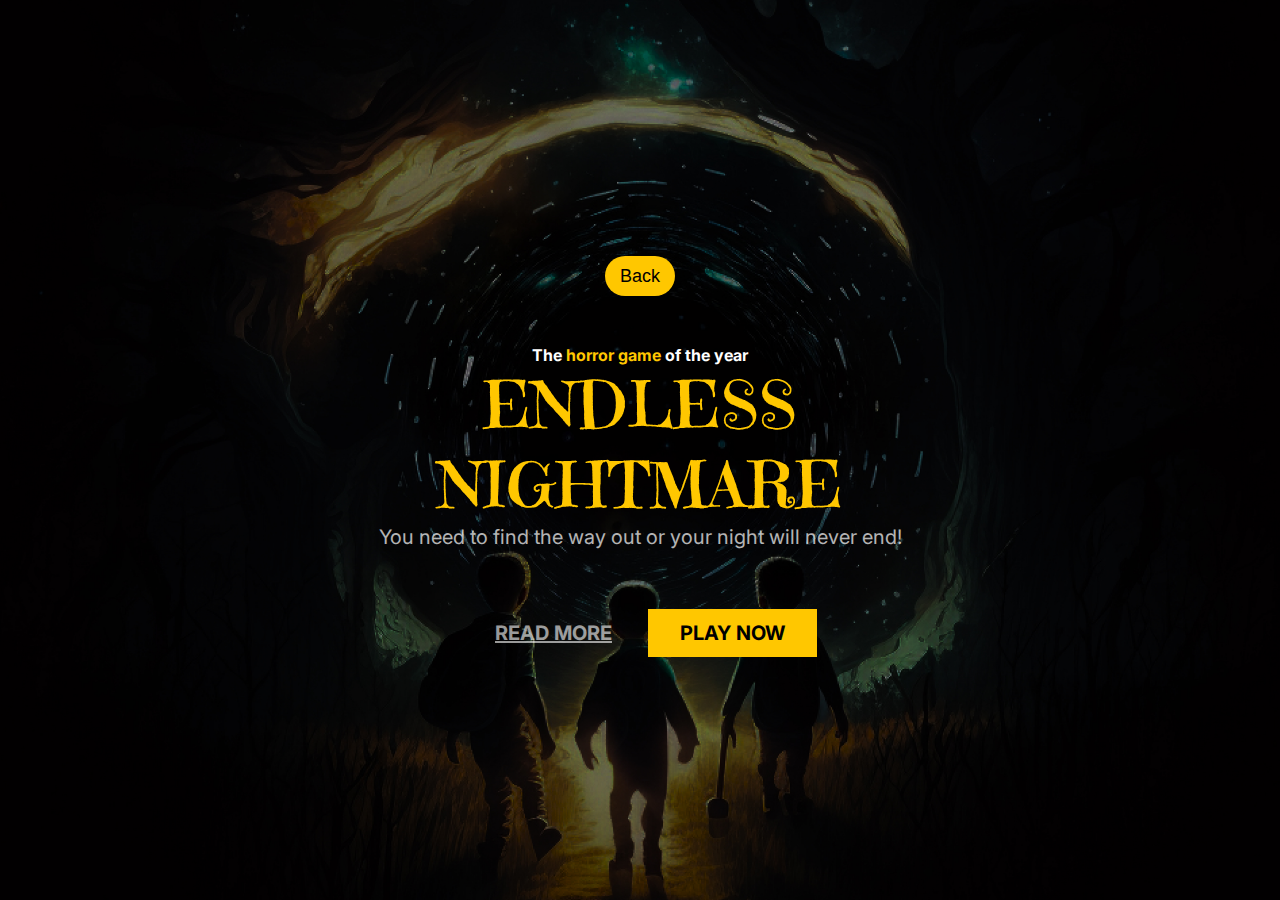
<file: challenge 1/index.html>
<!DOCTYPE html>

<html lang="en">
  <head>
  <link rel="preconnect" href="https://fonts.googleapis.com">
  <link rel="preconnect" href="https://fonts.gstatic.com" crossorigin>
  <link href="https://fonts.googleapis.com/css2?family=Emilys+Candy&family=Inter:wght@400;700&display=swap" rel="stylesheet">


    <meta charset="UTF-8" />
    <meta http-equiv="X-UA-Compatible" content="IE=edge" />
    <meta name="viewport" content="width=device-width, initial-scale=1.0" />
    <link rel="stylesheet" href="./style.css" />
    <title>Horror Game of the year</title>
  </head>

  <body>
    <div id="back">
      <a href="../initial.html">Back</a>
    </div>
    
    <div id="text">
      <h3>The <span> horror game </span> of the year</h3>
      <h1>ENDLESS</br>NIGHTMARE</h1>

      <p>You need to find the way out or your night will never end!</p>

      <div id="links">
        <a href="#">READ MORE</a>
        <a href="#" class="btn-primary">PLAY NOW</a>
      </div>
    </div>
  </body>
</html>
</file>
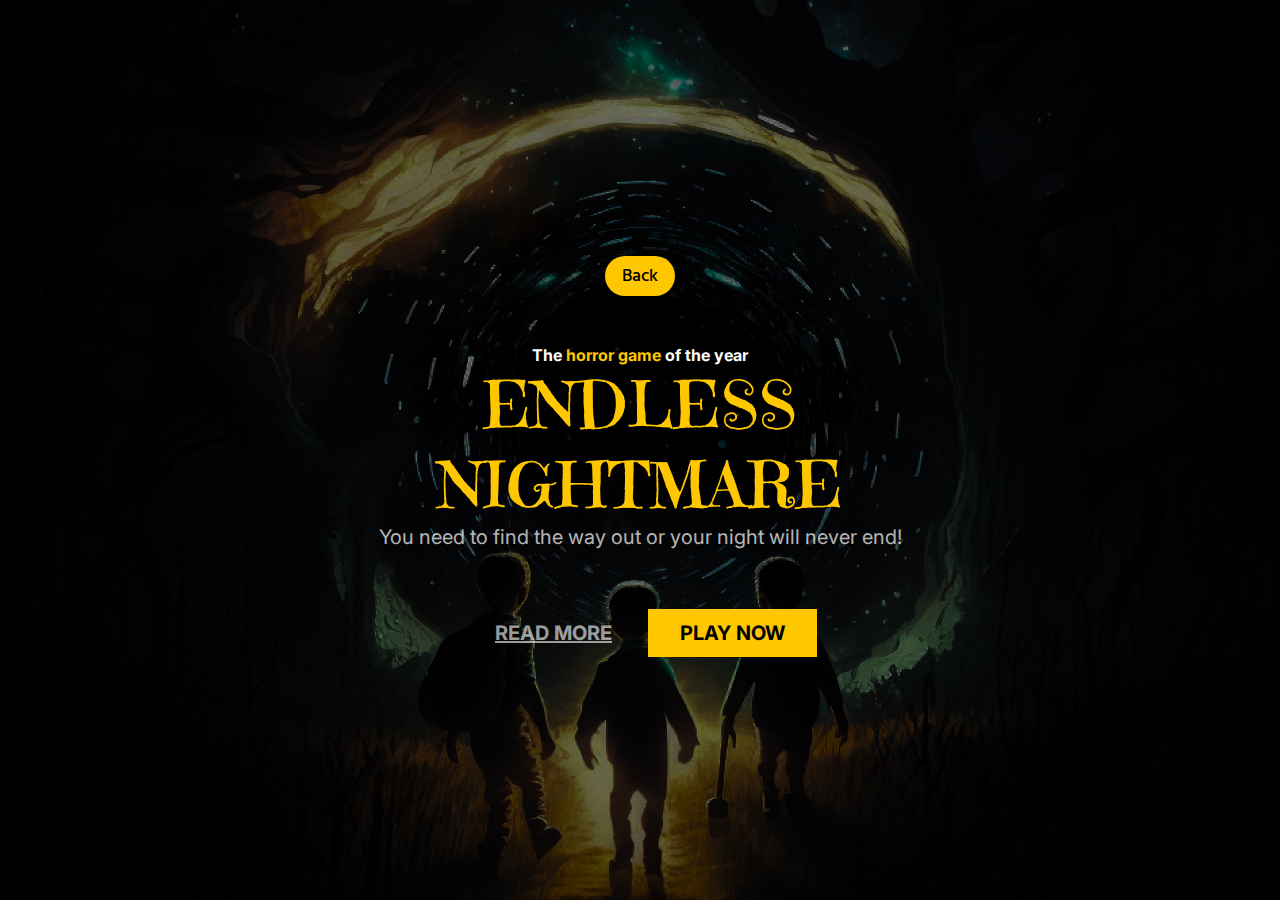
<file: challenge 1/index1.html>
<!DOCTYPE html>

<html lang="en">
  <head>
  <link rel="preconnect" href="https://fonts.googleapis.com">
  <link rel="preconnect" href="https://fonts.gstatic.com" crossorigin>
  <link href="https://fonts.googleapis.com/css2?family=Emilys+Candy&family=Inter:wght@400;700&display=swap" rel="stylesheet">
  <link href="https://fonts.googleapis.com/css2?family=Hind+Madurai:wght@300;400;500&display=swap" rel="stylesheet">


    <meta charset="UTF-8" />
    <meta http-equiv="X-UA-Compatible" content="IE=edge" />
    <meta name="viewport" content="width=device-width, initial-scale=1.0" />
    <link rel="stylesheet" href="./style.css" />
    <title>Horror Game of the year</title>
  </head>

  <body>
    <div id="container">
    <div id="back">
      <a href="../index.html">Back</a>
    </div>
    
    <div id="text">
      <h3>The <span> horror game </span> of the year</h3>
      <h1>ENDLESS</br>NIGHTMARE</h1>

      <p>You need to find the way out or your night will never end!</p>

      <div id="links">
        <a href="#">READ MORE</a>
        <a href="#" class="btn-primary">PLAY NOW</a>
      </div>
    </div>
    </div>
  </body>
</html>
</file>
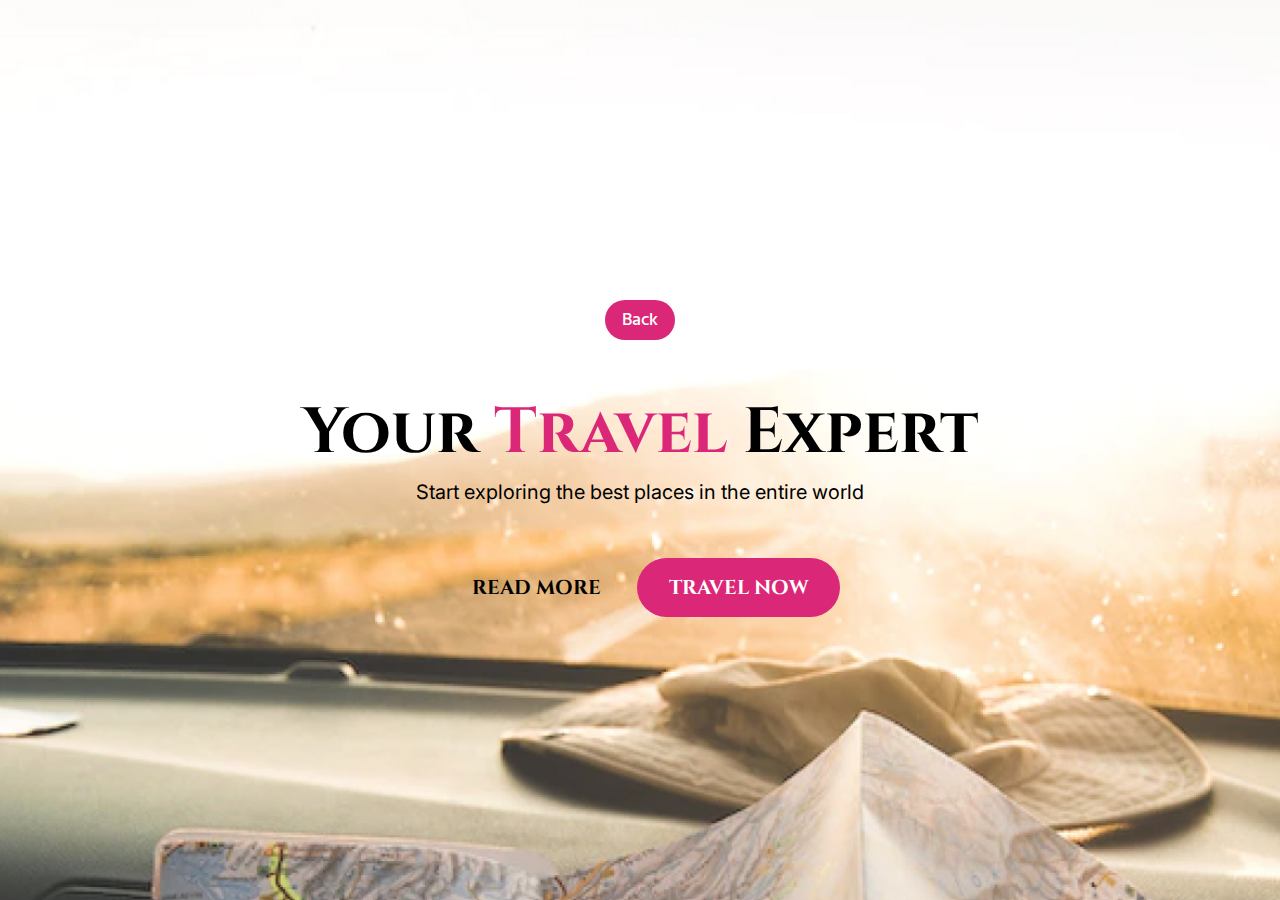
<file: challenge 2/index2.html>
<!DOCTYPE html>
<html lang="en">
  <head>
    <link rel="preconnect" href="https://fonts.googleapis.com" />
    <link rel="preconnect" href="https://fonts.gstatic.com" crossorigin />
    <link
      href="https://fonts.googleapis.com/css2?family=Cinzel:wght@700&family=Inter&display=swap"
      rel="stylesheet"
    />
    <link href="https://fonts.googleapis.com/css2?family=Hind+Madurai:wght@300;400;500&display=swap" rel="stylesheet">

    <meta charset="UTF-8" />
    <meta http-equiv="X-UA-Compatible" content="IE=edge" />
    <meta name="viewport" content="width=device-width, initial-scale=1.0" />
    <link rel="stylesheet" href="./style2.css" />
    <title>Go to Travel</title>
  </head>
  <body>
    <div id="container">
      <div id="back">
      <a href="../index.html">Back</a>
    </div>
      <h1>Your <span>Travel</span> Expert</h1>
      <p>Start exploring the best places in the entire world</p>

      <div id="links">
        <a href="#">READ MORE</a>
        <a href="#" class="btn-primary">TRAVEL NOW</a>
      </div>
    </div>
  </body>
</html>
</file>
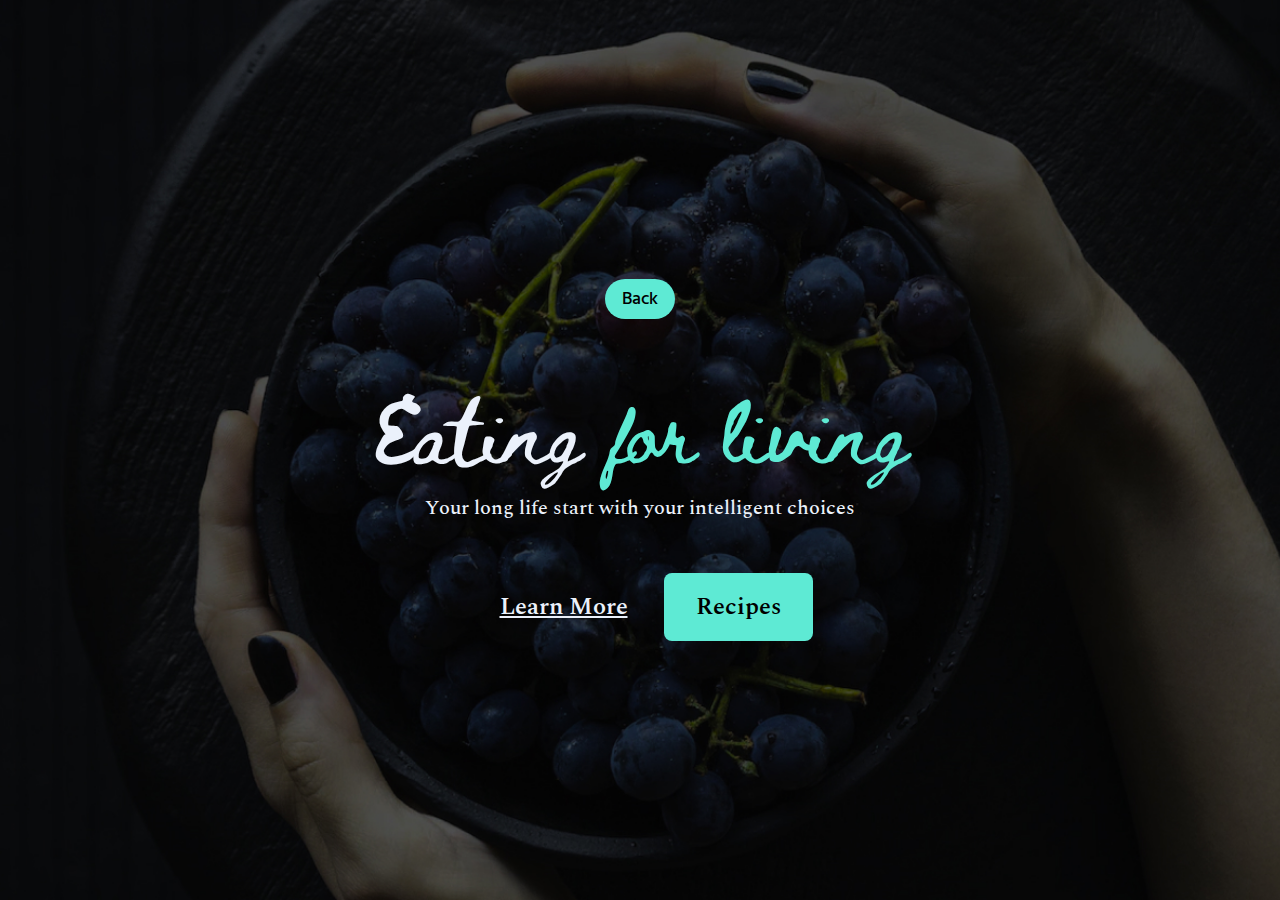
<file: challenge 3/index3.html>
<!DOCTYPE html>
<html lang="en">
  <head>
<link rel="preconnect" href="https://fonts.googleapis.com">
<link rel="preconnect" href="https://fonts.gstatic.com" crossorigin>
<link href="https://fonts.googleapis.com/css2?family=Beth+Ellen&family=Spectral:wght@500;600&display=swap" rel="stylesheet">
<link href="https://fonts.googleapis.com/css2?family=Hind+Madurai:wght@300;400;500&display=swap" rel="stylesheet">

    <meta charset="UTF-8" />
    <meta http-equiv="X-UA-Compatible" content="IE=edge" />
    <meta name="viewport" content="width=device-width, initial-scale=1.0" />
    <link rel="stylesheet" href="./style3.css" />
    <title>healthy Recipes</title>
  </head>
  <body>
    <div id="container">
    
      <div id="back">
      <a href="../index.html">Back</a>
    </div>
      <h1>Eating <span>for living</span> </h1>

      <p>Your long life start with your intelligent choices</p>
  <div>
      <a href="#">Learn More</a>
      <a href="#" class="btn-primary">Recipes</a>
    </div>
    </div>
  </body>
</html>
</file>
<file: challenge 1/style.css>
* {
  margin: 0;
  box-sizing: border-box;
  -webkit-font-smoothing: antialiased;
  -moz-osx-font-smoothing: grayscale;
}

body {
  
  text-align: center;
  background-image: url(./assets/bg.jpg);
  background-repeat: no-repeat;
  background-size: cover;
  background-position: center;
  height: 100vh;
  font-family: "Inter", sans-serif;

     display: flex;
  flex-direction: column;
  justify-content: center;
  align-items: center;
}

#container{

  display: flex;
  justify-content: center;
  align-items: center;
  height: 100vh;

  flex-direction: column;
}

#back{
  
  
  border-radius: 20px;
  
}

#back a{
  font-family: 'Hind Madurai', sans-serif;
  font-weight:500;
  display: flex;
  justify-content: center;
  align-items: center;

  height: 40px;
  width: 70px;
  padding:8px;

  text-decoration: none;
  background: none;
  color:black;
  background: #ffc700;
  border-radius: 20px;
  border:none;
  font-size: 18px;
  opacity:1;
  transition: 0.4s;
}

#back a:hover{

filter:drop-shadow(0px 0px 8px #000);
}

h3 {
  margin-top:50px;
  color: white;
  font-size: 16px;
  line-height: 19px;
}

h3 span {
  color: #ffc700;
}

h1 {
  color: #ffc700;
  font-weight: 400;
  font-size: 64px;
  line-height: 80px;
  font-family: "Emilys Candy", cursive;
}

p {
  color: white;
  font-size: 20px;
  line-height: 24px;
  margin-bottom: 72px;
  opacity: 0.7;
}

a {
  color: white;
  padding: 12px 32px;
  font-weight: 700;
  font-size: 20px;
  line-height: 24px;
  opacity: 0.6;
  transition: 0.4s;
}

a:hover {
  text-decoration: none;
  color: black;
  background-color: #ffc700;
  opacity: 1;
  
}
.btn-primary {
  text-decoration: none;
  color: black;
  background-color: #ffc700;
  opacity: 1;
}
</file>
<file: challenge 2/style2.css>
* {
  margin: 0;
  box-sizing: border-box;
}

body {
  font-weight: 400;
  text-align: center;
  background-image: url(./assets/bg2.jpg);
  background-repeat: no-repeat;
  background-position: center;
  background-size: cover;
  height: 100vh;

  font-family: "Inter", sans-serif;

   display: flex;
  flex-direction: column;
  justify-content: center;
  align-items: center;
}

#container{

  display: flex;
  justify-content: center;
  align-items: center;
  height: 100vh;

  flex-direction: column;
}


#back{

  

  border-radius: 20px;
  
}

#back a{
  font-family: 'Hind Madurai', sans-serif;
  font-weight:500;
  display: flex;
  justify-content: center;
  align-items: center;

  height: 40px;
  width: 70px;
  padding:8px;

  text-decoration: none;
  background: none;
  color:white;
  background: #db2777;
  border-radius: 20px;
  border:none;
  font-size: 18px;
  opacity:1;
  transition: 0.4s;
}

#back a:hover{

filter:drop-shadow(0px 0px 8px #db2777);
}

h1 {
  margin-top:50px;
  font-size: 64px;
  line-height: 86px;
  font-weight: 700;
  font-family: "Cinzel", serif;
}

h1 span {
  color: #db2777;
}

p {
  padding-top: 4px;
  margin-bottom: 72px;
  font-size: 20px;
  line-height: 24px;
  font-weight: 400;
}

a {
  text-decoration: none;
  color: black;
  padding: 16px 32px;
  line-height: 24px;
  font-size: 20px;
  font-weight: 700;
  font-family: "Cinzel", serif;

  border-radius: 80px;
  transition: 0.4s;
}

a:hover {
  color: white;
  background: #db2777;
  
}

.btn-primary {
  color: white;
  background: #db2777;
}
</file>
<file: challenge 3/style3.css>
* {
  margin: 0;
  box-sizing: border-box;
  -webkit-font-smoothing: antialiased;
  -moz-osx-font-smoothing: grayscale;
}

body {
  font-family: "Spectral", serif;
  text-align: center;

  background: url(./assets/bg3.jpg) no-repeat center/cover;
  height: 100vh;
  display: flex;
  flex-direction: column;
  justify-content: center;
  align-items: center;
}

#container {
  
  display: flex;
  justify-content: center;
  align-items: center;
  height: 100vh;

  flex-direction: column;
}

#back {
  border-radius: 20px;
}

#back a {
  font-family: "Hind Madurai", sans-serif;
  font-weight: 500;
  display: flex;
  justify-content: center;

  height: 40px;
  width: 70px;
  padding: 8px;

  text-decoration: none;
  background: none;
  color: black;
  background: #5eead4;
  border-radius: 20px;
  border: none;
  font-size: 18px;
  opacity: 1;
  transition: 0.4s;
}

#back a:hover {
  filter: drop-shadow(0px 0px 8px #5eead4);
}

h1 {
  margin-top:50px;
  color: #ebf1fb;
  font-size: 64px;
  font-weight: 400;
  line-height: 120px;
  font-family: "Beth Ellen", cursive;
}

h1 span {
  color: #5eead4;
}

p {
  padding-top: 4px;
  color: #ebf1fb;
  font-weight: 500;
  font-size: 20px;
  line-height: 30px;

  margin-bottom: 72px;
}

a {
  font-weight: 600;
  font-size: 24px;
  line-height: 24px;
  color: #ebf1fb;
  padding: 16px 32px;
  border-radius: 8px;
  transition: 0.4s;
}

.btn-primary {
  text-decoration: none;
  color: black;
  background-color: #5eead4;
}

a:hover {
  text-decoration: none;
  color: black;
  background-color: #5eead4;
  border-radius: 8px;
}
</file>
